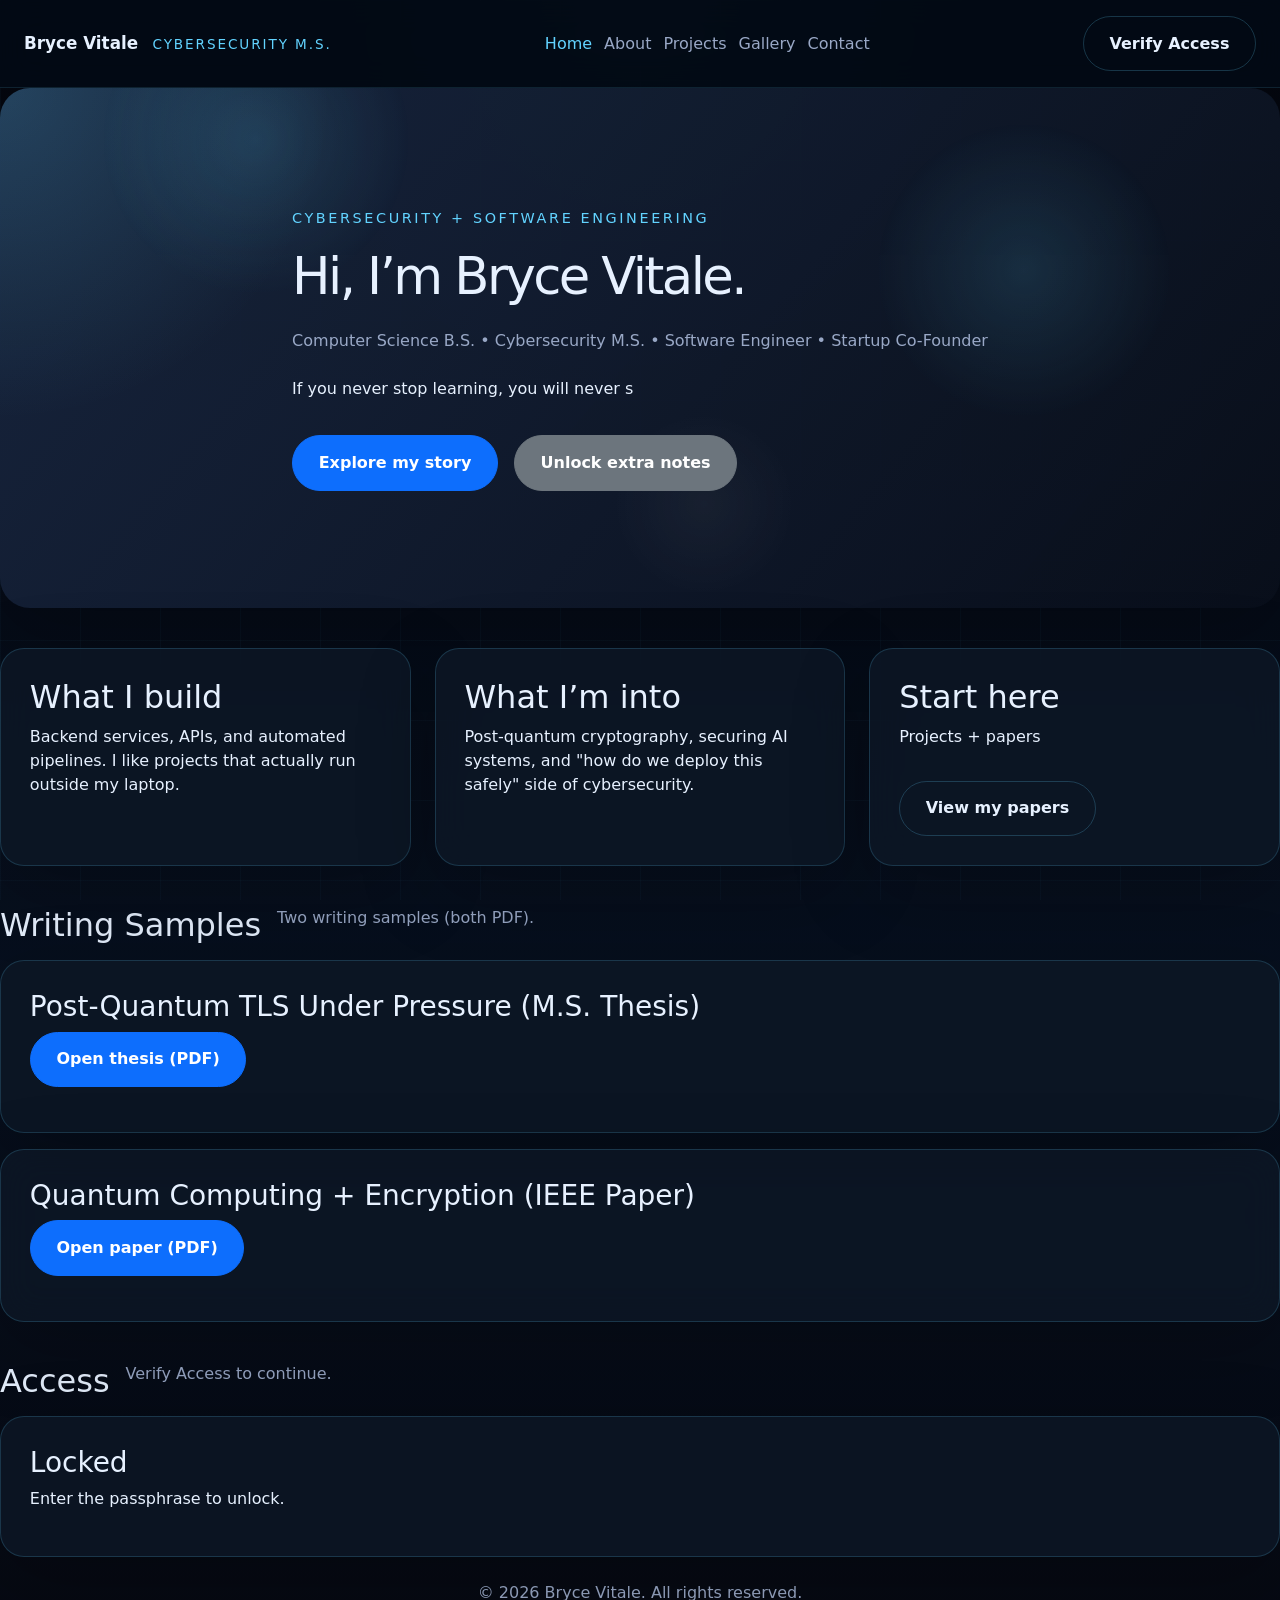
<file: index.html>
<!DOCTYPE html>
<html lang="en">
<head>
  <meta charset="UTF-8" />
  <meta name="viewport" content="width=device-width, initial-scale=1.0" />
  <title>Home | Bryce Vitale</title>
  <meta name="description" content="Home page for Bryce Vitale. Cybersecurity and software engineering." />
  <link href="https://cdn.jsdelivr.net/npm/bootstrap@5.3.0/dist/css/bootstrap.min.css" rel="stylesheet" />
  <link rel="stylesheet" href="style.css" />
</head>
<body>
  <!-- home page -->
  <!-- ** skip link ** -->
  <a class="visually-hidden-focusable skip-link" href="#main-content">Skip to main content</a>
  <div class="page-shell">
    <!-- ** top nav ** -->
    <nav class="topbar">
      <div class="brand-row">
        <a class="brand" href="index.html">Bryce Vitale</a>
        <span class="brand-tag">Cybersecurity M.S.</span>
      </div>
      <ul class="nav-links">
        <li><a class="nav-link" href="index.html">Home</a></li>
        <li><a class="nav-link" href="about.html">About</a></li>
        <li><a class="nav-link" href="projects.html">Projects</a></li>
        <li><a class="nav-link" href="gallery.html">Gallery</a></li>
        <li><a class="nav-link" href="contact.html">Contact</a></li>
      </ul>
      <button class="btn btn-ghost auth-btn" id="authToggle" type="button">Verify Access</button>
    </nav>

    <main id="main-content">
      <!-- ** hero ** -->
      <section class="hero-section">
        <div class="hero-grid"></div>
        <div class="hero-copy">
          <span class="eyebrow">Cybersecurity + Software Engineering</span>
          <h1>Hi, I’m Bryce Vitale.</h1>
          <p class="hero-lead">Computer Science B.S. • Cybersecurity M.S. • Software Engineer • Startup Co-Founder</p>
          <p class="hero-quote" data-typing="If you never stop learning, you will never stop growing."></p>
          <div class="hero-actions">
            <a class="btn btn-primary" href="about.html">Explore my story</a>
            <button class="btn btn-secondary" id="authOpen" type="button">Unlock extra notes</button>
          </div>
        </div>
      </section>

      <!-- ** quick cards ** -->
      <section class="feature-grid">
        <article class="glass-card">
          <h2>What I build</h2>
          <p>Backend services, APIs, and automated pipelines. I like projects that actually run outside my laptop.</p>
        </article>
        <article class="glass-card">
          <h2>What I’m into</h2>
          <p>Post-quantum cryptography, securing AI systems, and "how do we deploy this safely" side of cybersecurity.</p>
        </article>
        <article class="glass-card">
          <h2>Start here</h2>
          <p>Projects + papers </p>
          <a class="btn btn-ghost mt-3" href="#papers">View my papers</a>
        </article>
      </section>

      <!-- ** writing samples ** -->
      <section class="panel" id="papers">
        <div class="panel-header">
          <h2>Writing Samples</h2>
          <p>Two writing samples (both PDF).</p>
        </div>
        <div class="auth-panel">
          <div class="panel-card">
            <h3>Post-Quantum TLS Under Pressure (M.S. Thesis)</h3>
            <p><a class="btn btn-primary" href="papers/Post_Quantum_TLS_Under_Pressure_Thesis.pdf" target="_blank" rel="noopener">Open thesis (PDF)</a></p>
          </div>
          <div class="panel-card">
            <h3>Quantum Computing + Encryption (IEEE Paper)</h3>
            <p><a class="btn btn-primary" href="papers/Quantum_Encryption_Hybrid_Paper.pdf" target="_blank" rel="noopener">Open paper (PDF)</a></p>
          </div>
        </div>
      </section>

      <!-- ** locked section ** -->
      <section class="panel">
        <div class="panel-header">
          <h2>Access</h2>
          <p>Verify Access to continue.</p>
        </div>
        <div class="auth-panel" id="authPanel">
          <div class="panel-card">
            <h3>Locked</h3>
            <p>Enter the passphrase to unlock.</p>
          </div>
        </div>
      </section>
    </main>

    <!-- ** footer ** -->
    <footer class="site-footer">&copy; 2026 Bryce Vitale. All rights reserved.</footer>
  </div>

  <!-- ** verify access modal ** -->
  <div class="modal-overlay hidden" id="authModal" role="dialog" aria-modal="true" aria-labelledby="authModalTitle">
    <div class="modal-card">
      <div class="modal-card-header">
        <h2 id="authModalTitle">Authentication required</h2>
        <p>Enter the passphrase to unlock.</p>
      </div>
      <form id="authForm" class="auth-form">
        <label class="form-label" for="authInput">Passphrase</label>
        <input class="form-control" id="authInput" type="password" autocomplete="current-password" required />
        <div class="modal-actions">
          <button class="btn btn-primary" type="submit">Unlock</button>
          <button class="btn btn-ghost" type="button" id="authClose">Cancel</button>
        </div>
        <p class="hint">Access is stored in this browser.</p>
      </form>
    </div>
  </div>

  <script src="https://cdn.jsdelivr.net/npm/bootstrap@5.3.0/dist/js/bootstrap.bundle.min.js" defer></script>
  <script src="script.js" defer></script>
</body>
</html>
</file>
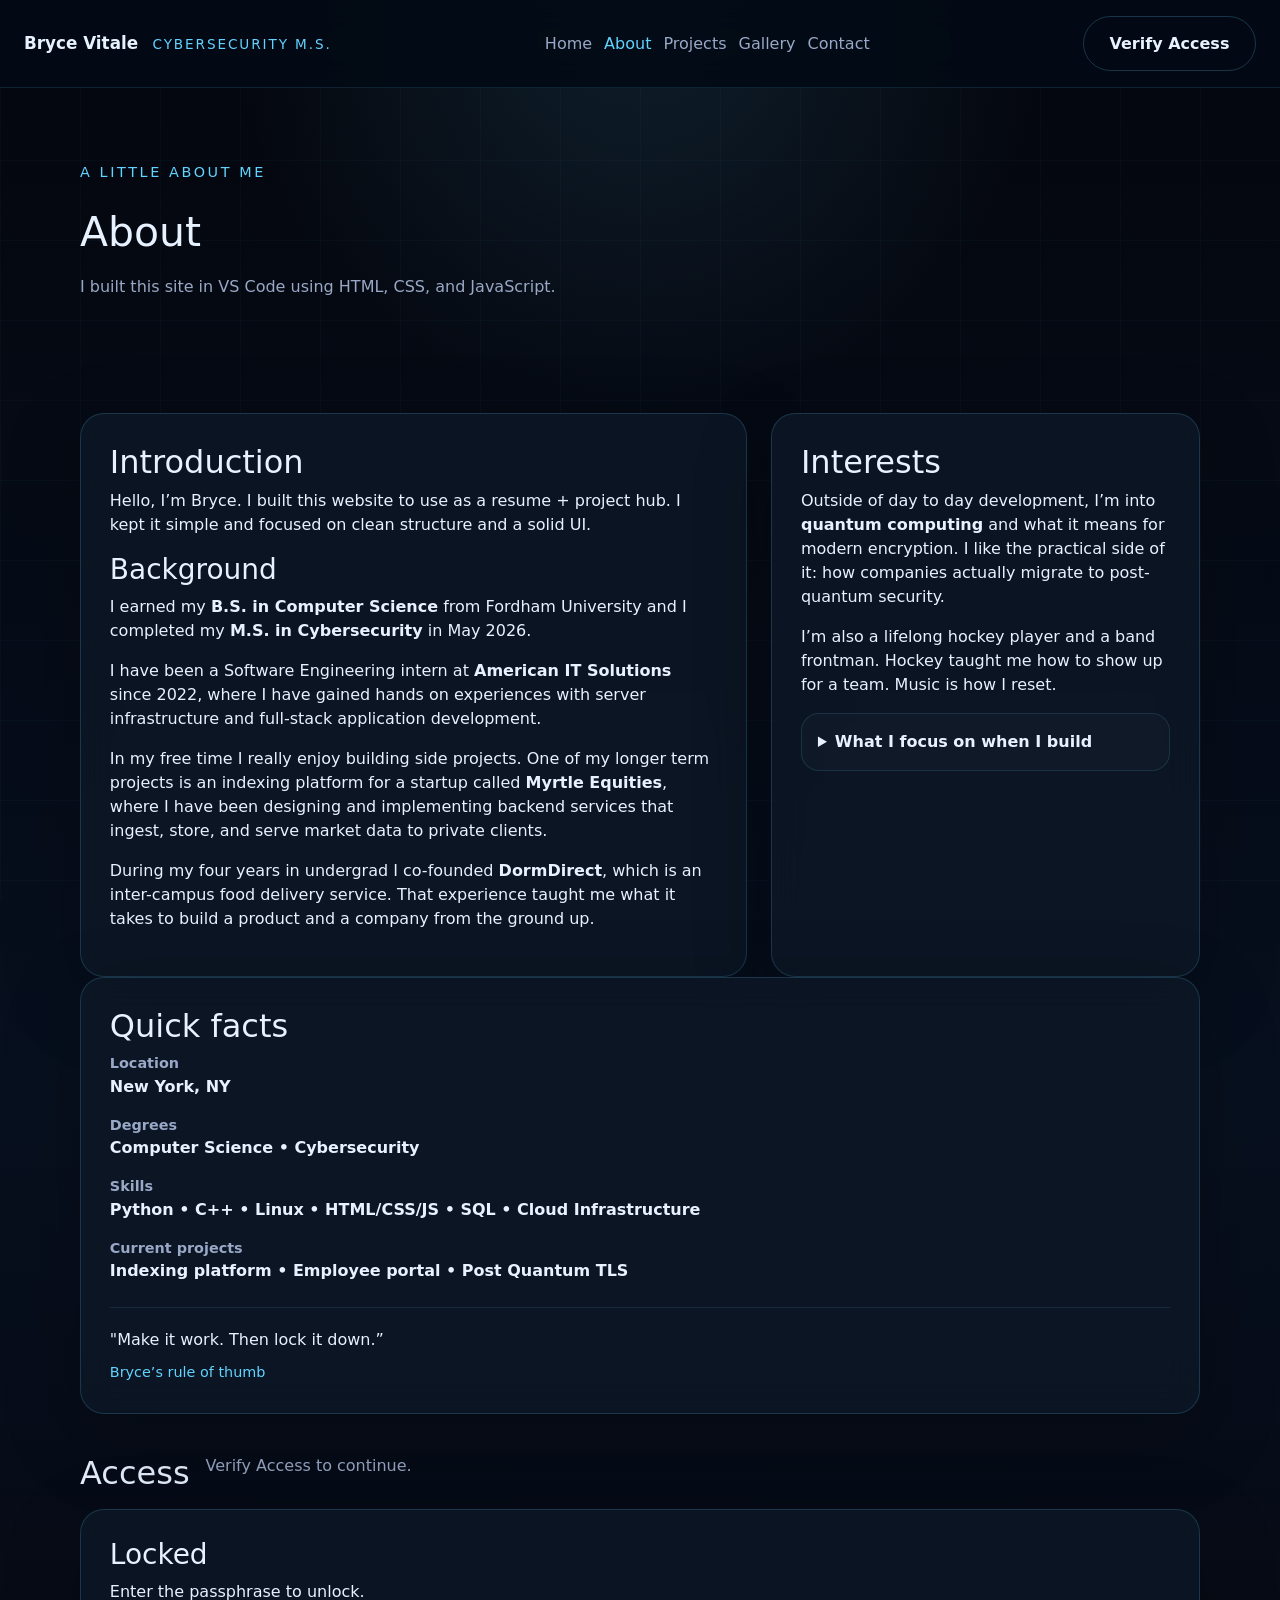
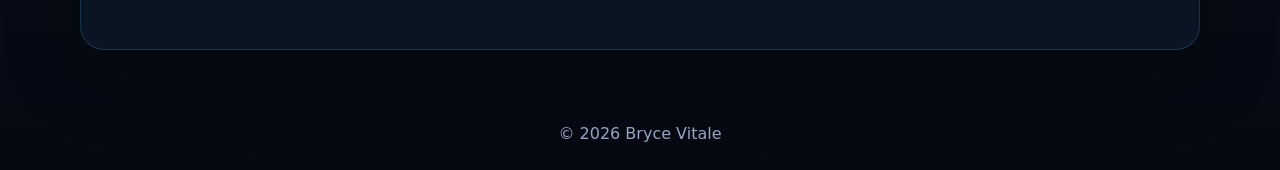
<file: about.html>
<!DOCTYPE html>
<html lang="en">
<head>
  <meta charset="UTF-8" />
  <meta name="viewport" content="width=device-width, initial-scale=1.0" />
  <title>About | Bryce Vitale</title>
  <meta name="description" content="About Bryce Vitale — software engineer focused on cybersecurity, backend systems, and building real products." />
  <link href="https://cdn.jsdelivr.net/npm/bootstrap@5.3.0/dist/css/bootstrap.min.css" rel="stylesheet" />
  <link rel="stylesheet" href="style.css" />
</head>
<body>
  <!-- about page -->
  <!-- ** skip link ** -->
  <a class="visually-hidden-focusable skip-link" href="#main-content">Skip to main content</a>
  <div class="page-shell">
    <!-- ** top nav ** -->
    <nav class="topbar">
      <div class="brand-row">
        <a class="brand" href="index.html">Bryce Vitale</a>
        <span class="brand-tag">Cybersecurity M.S.</span>
      </div>
      <ul class="nav-links">
        <li><a class="nav-link" href="index.html">Home</a></li>
        <li><a class="nav-link active" href="about.html">About</a></li>
        <li><a class="nav-link" href="projects.html">Projects</a></li>
        <li><a class="nav-link" href="gallery.html">Gallery</a></li>
        <li><a class="nav-link" href="contact.html">Contact</a></li>
      </ul>
      <button class="btn btn-ghost auth-btn" id="authToggle" type="button">Verify Access</button>
    </nav>

    <main id="main-content" class="content-shell">
      <!-- ** header ** -->
      <section class="page-header">
        <div>
          <span class="eyebrow">A little about me</span>
          <h1>About</h1>
          <p class="hero-lead">I built this site in VS Code using HTML, CSS, and JavaScript.</p>
        </div>
      </section>

      <!-- ** main content ** -->
      <section class="stacked-grid">
        <article class="panel glass-card">
          <h2>Introduction</h2>
          <p>Hello, I’m Bryce. I built this website to use as a resume + project hub. I kept it simple and focused on clean structure and a solid UI.</p>
          <h3>Background</h3>
          <p>I earned my <strong>B.S. in Computer Science</strong> from Fordham University and I completed my <strong>M.S. in Cybersecurity</strong> in <time datetime="2026-05">May 2026</time>.</p>
          <p>I have been a Software Engineering intern at <strong>American IT Solutions</strong> since 2022, where I have gained hands on experiences with server infrastructure and full-stack application development.</p>
          <p>In my free time I really enjoy building side projects. One of my longer term projects is an indexing platform for a startup called <strong>Myrtle Equities</strong>, where I have been designing and implementing backend services that ingest, store, and serve market data to private clients.</p>
          <p>During my four years in undergrad I co-founded <strong>DormDirect</strong>, which is an inter-campus food delivery service. That experience taught me what it takes to build a product and a company from the ground up.</p>
        </article>

        <article class="panel glass-card">
          <h2>Interests</h2>
          <p>Outside of day to day development, I’m into <strong>quantum computing</strong> and what it means for modern encryption. I like the practical side of it: how companies actually migrate to post-quantum security.</p>
          <p>I’m also a lifelong hockey player and a band frontman. Hockey taught me how to show up for a team. Music is how I reset.</p>
          <details class="details-panel">
            <summary>What I focus on when I build</summary>
            <ul>
              <li><strong>Semantic HTML</strong> and clean easy-to-follow code structure.</li>
              <li><strong>Performance</strong>: fast loads, minimal bloat, responsive layouts.</li>
              <li><strong>Security</strong>: least privilege and secure data handling.</li>
              <li><strong>Real deployment</strong>: projects should run outside my local development environment.</li>
            </ul>
          </details>
        </article>
      </section>

      <!-- ** quick facts ** -->
      <aside class="info-panel glass-card">
        <div>
          <h2>Quick facts</h2>
          <dl>
            <div>
              <dt>Location</dt>
              <dd>New York, NY</dd>
            </div>
            <div>
              <dt>Degrees</dt>
              <dd>Computer Science • Cybersecurity</dd>
            </div>
            <div>
              <dt>Skills</dt>
              <dd>Python • C++ • Linux • HTML/CSS/JS • SQL • Cloud Infrastructure</dd>
            </div>
            <div>
              <dt>Current projects</dt>
              <dd>Indexing platform • Employee portal • Post Quantum TLS</dd>
            </div>
          </dl>
        </div>
        <div class="quote-block">
          <p>"Make it work. Then lock it down.”</p>
          <span>Bryce’s rule of thumb</span>
        </div>
      </aside>

      <!-- ** locked section ** -->
      <section class="panel">
        <div class="panel-header">
          <h2>Access</h2>
          <p>Verify Access to continue.</p>
        </div>
        <div class="auth-panel" id="authPanel">
          <div class="panel-card">
            <h3>Locked</h3>
            <p>Enter the passphrase to unlock.</p>
          </div>
        </div>
      </section>
    </main>

    <!-- ** footer ** -->
    <footer class="site-footer">&copy; 2026 Bryce Vitale</footer>
  </div>

  <!-- ** verify access modal ** -->
  <div class="modal-overlay hidden" id="authModal" role="dialog" aria-modal="true" aria-labelledby="authModalTitle">
    <div class="modal-card">
      <div class="modal-card-header">
        <h2 id="authModalTitle">Authentication required</h2>
        <p>Enter the passphrase to unlock.</p>
      </div>
      <form id="authForm" class="auth-form">
        <label class="form-label" for="authInput">Passphrase</label>
        <input class="form-control" id="authInput" type="password" autocomplete="current-password" required />
        <div class="modal-actions">
          <button class="btn btn-primary" type="submit">Unlock</button>
          <button class="btn btn-ghost" type="button" id="authClose">Cancel</button>
        </div>
        <p class="hint">Access is stored in this browser.</p>
      </form>
    </div>
  </div>

  <script src="https://cdn.jsdelivr.net/npm/bootstrap@5.3.0/dist/js/bootstrap.bundle.min.js" defer></script>
  <script src="script.js" defer></script>
</body>
</html>
</file>
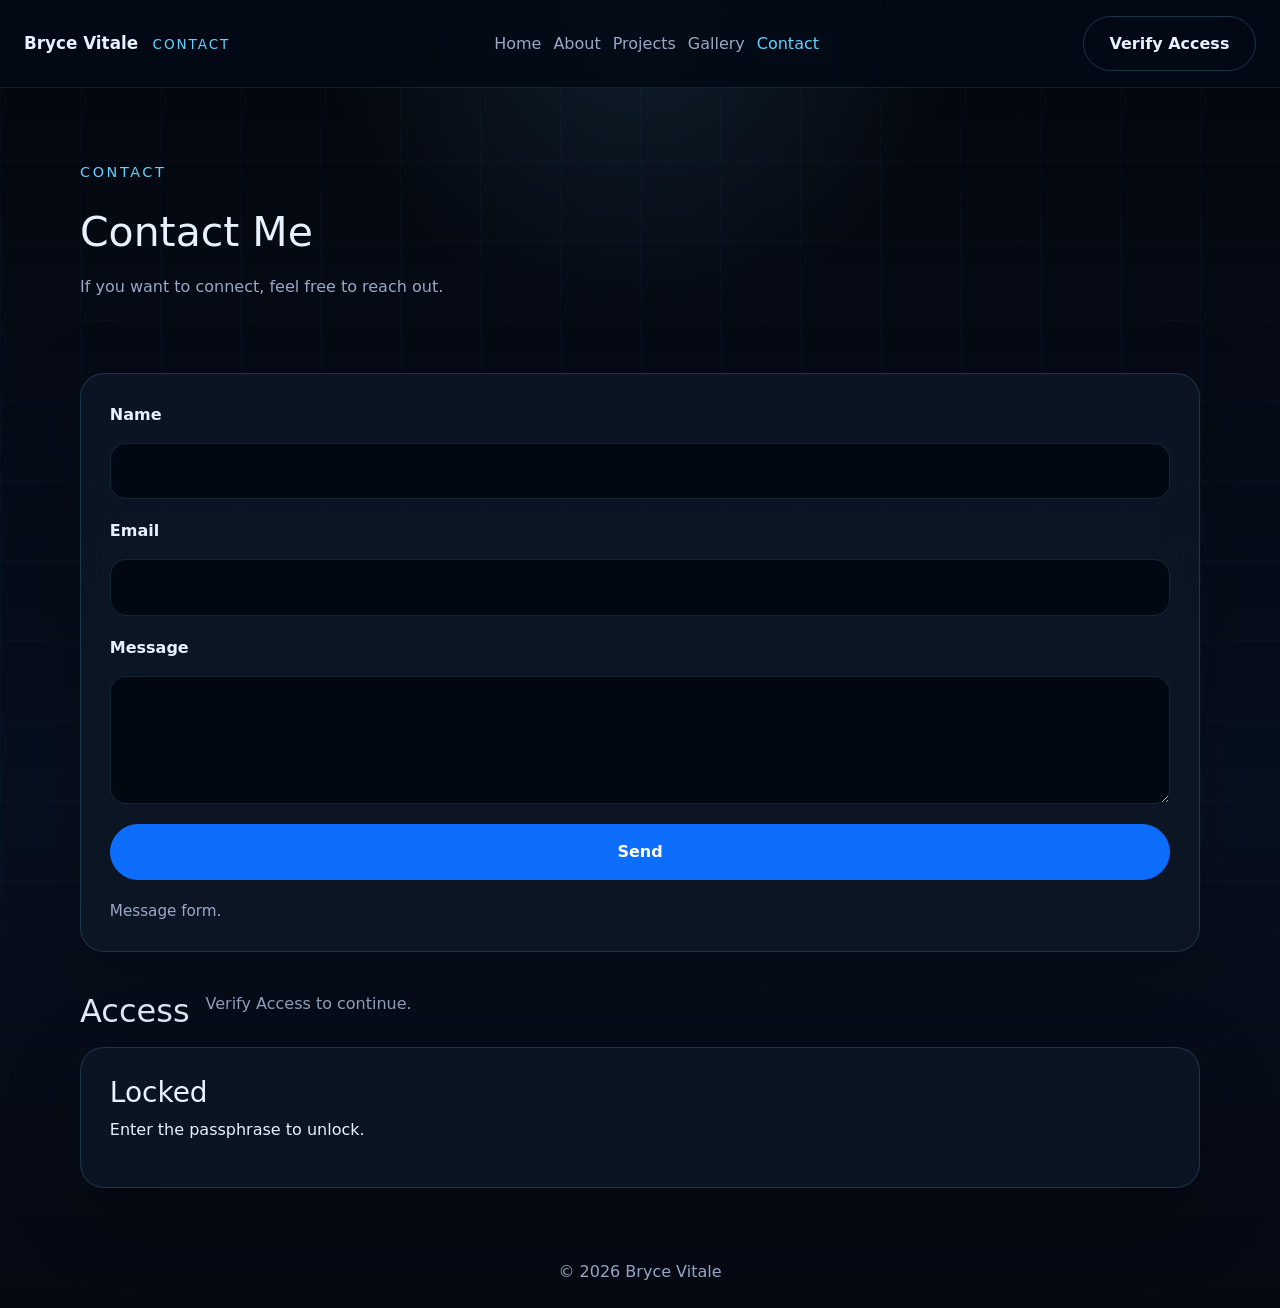
<file: contact.html>
<!DOCTYPE html>
<html lang="en">
<head>
  <meta charset="UTF-8" />
  <meta name="viewport" content="width=device-width, initial-scale=1.0" />
  <title>Contact | Bryce Vitale</title>
  <meta name="description" content="Contact page for Bryce Vitale with a secure and modern form experience." />
  <link href="https://cdn.jsdelivr.net/npm/bootstrap@5.3.0/dist/css/bootstrap.min.css" rel="stylesheet" />
  <link rel="stylesheet" href="style.css" />
</head>
<body>
  <!-- contact page -->
  <!-- ** skip link ** -->
  <a class="visually-hidden-focusable skip-link" href="#main-content">Skip to main content</a>
  <div class="page-shell">
    <!-- ** top nav ** -->
    <nav class="topbar">
      <div class="brand-row">
        <a class="brand" href="index.html">Bryce Vitale</a>
        <span class="brand-tag">Contact</span>
      </div>
      <ul class="nav-links">
        <li><a class="nav-link" href="index.html">Home</a></li>
        <li><a class="nav-link" href="about.html">About</a></li>
        <li><a class="nav-link" href="projects.html">Projects</a></li>
        <li><a class="nav-link" href="gallery.html">Gallery</a></li>
        <li><a class="nav-link active" href="contact.html">Contact</a></li>
      </ul>
      <button class="btn btn-ghost auth-btn" id="authToggle" type="button">Verify Access</button>
    </nav>

    <main id="main-content" class="content-shell">
      <!-- ** header ** -->
      <section class="page-header">
        <span class="eyebrow">Contact</span>
        <h1>Contact Me</h1>
        <p class="hero-lead">If you want to connect, feel free to reach out.</p>
      </section>

      <!-- ** contact form ** -->
      <section class="panel contact-panel">
        <form id="contactForm" class="contact-form">
          <div class="form-row">
            <label class="form-label" for="name">Name</label>
            <input class="form-control" type="text" id="name" required />
          </div>
          <div class="form-row">
            <label class="form-label" for="email">Email</label>
            <input class="form-control" type="email" id="email" required />
          </div>
          <div class="form-row">
            <label class="form-label" for="message">Message</label>
            <textarea class="form-control" id="message" rows="4" required></textarea>
          </div>
          <button class="btn btn-primary" type="submit">Send</button>
          <div class="form-note">Message form.</div>
        </form>
      </section>

      <!-- ** locked section ** -->
      <section class="panel">
        <div class="panel-header">
          <h2>Access</h2>
          <p>Verify Access to continue.</p>
        </div>
        <div class="auth-panel" id="authPanel">
          <div class="panel-card">
            <h3>Locked</h3>
            <p>Enter the passphrase to unlock.</p>
          </div>
        </div>
      </section>
    </main>

    <!-- ** footer ** -->
    <footer class="site-footer">&copy; 2026 Bryce Vitale</footer>
  </div>

  <!-- ** verify access modal ** -->
  <div class="modal-overlay hidden" id="authModal" role="dialog" aria-modal="true" aria-labelledby="authModalTitle">
    <div class="modal-card">
      <div class="modal-card-header">
        <h2 id="authModalTitle">Authentication required</h2>
        <p>Enter the passphrase to unlock.</p>
      </div>
      <form id="authForm" class="auth-form">
        <label class="form-label" for="authInput">Passphrase</label>
        <input class="form-control" id="authInput" type="password" autocomplete="current-password" required />
        <div class="modal-actions">
          <button class="btn btn-primary" type="submit">Unlock</button>
          <button class="btn btn-ghost" type="button" id="authClose">Cancel</button>
        </div>
        <p class="hint">Access is stored in this browser.</p>
      </form>
    </div>
  </div>

  <script src="https://cdn.jsdelivr.net/npm/bootstrap@5.3.0/dist/js/bootstrap.bundle.min.js" defer></script>
  <script src="script.js" defer></script>
</body>
</html>
</file>
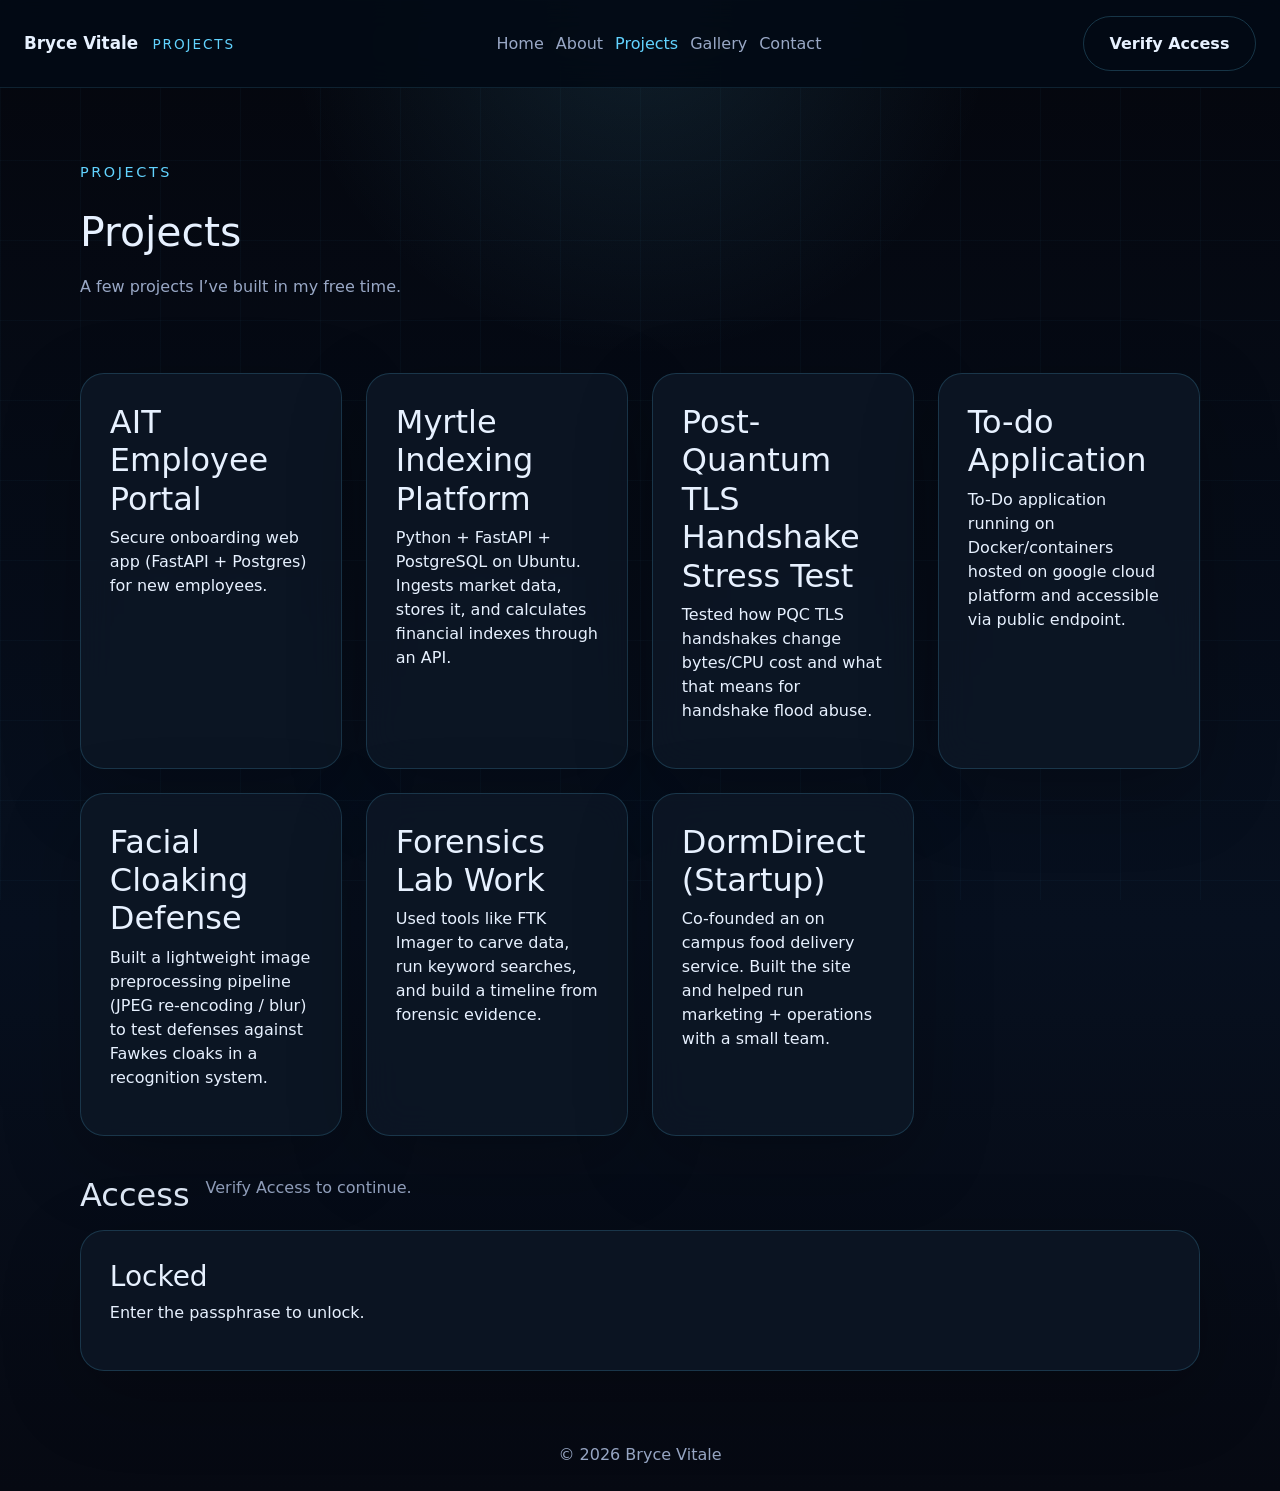
<file: projects.html>
<!DOCTYPE html>
<html lang="en">
<head>
  <meta charset="UTF-8" />
  <meta name="viewport" content="width=device-width, initial-scale=1.0" />
  <title>Projects | Bryce Vitale</title>
  <meta name="description" content="Projects by Bryce Vitale, showcasing cybersecurity and software engineering work." />
  <link href="https://cdn.jsdelivr.net/npm/bootstrap@5.3.0/dist/css/bootstrap.min.css" rel="stylesheet" />
  <link rel="stylesheet" href="style.css" />
</head>

<body>
  <!-- projects page -->
  <a class="visually-hidden-focusable skip-link" href="#main-content">Skip to main content</a>

  <div class="page-shell">

    <!-- ** top nav ** -->
    <nav class="topbar">
      <div class="brand-row">
        <a class="brand" href="index.html">Bryce Vitale</a>
        <span class="brand-tag">Projects</span>
      </div>

      <ul class="nav-links">
        <li><a class="nav-link" href="index.html">Home</a></li>
        <li><a class="nav-link" href="about.html">About</a></li>
        <li><a class="nav-link active" href="projects.html">Projects</a></li>
        <li><a class="nav-link" href="gallery.html">Gallery</a></li>
        <li><a class="nav-link" href="contact.html">Contact</a></li>
      </ul>

      <button class="btn btn-ghost auth-btn" id="authToggle" type="button">Verify Access</button>
    </nav>

    <main id="main-content" class="content-shell">

      <!-- ** header ** -->
      <section class="page-header">
        <span class="eyebrow">Projects</span>
        <h1>Projects</h1>
        <p class="hero-lead">A few projects I’ve built in my free time.</p>
      </section>

      <!-- ** project cards ** -->
      <section class="project-grid">
        <article class="project-card">
          <h2>AIT Employee Portal</h2>
          <p>Secure onboarding web app (FastAPI + Postgres) for new employees.</p>
        </article>

        <article class="project-card">
          <h2>Myrtle Indexing Platform</h2>
          <p>Python + FastAPI + PostgreSQL on Ubuntu. Ingests market data, stores it, and calculates financial indexes through an API.</p>
        </article>

        <article class="project-card">
          <h2>Post-Quantum TLS Handshake Stress Test</h2>
          <p>Tested how PQC TLS handshakes change bytes/CPU cost and what that means for handshake flood abuse.</p>
        </article>

        <article class="project-card">
          <h2>To-do Application</h2>
          <p>To-Do application running on Docker/containers hosted on google cloud platform and accessible via public endpoint.</p>
        </article>

        <article class="project-card">
          <h2>Facial Cloaking Defense</h2>
          <p>Built a lightweight image preprocessing pipeline (JPEG re-encoding / blur) to test defenses against Fawkes cloaks in a recognition system.</p>
        </article>

        <article class="project-card">
          <h2>Forensics Lab Work</h2>
          <p>Used tools like FTK Imager to carve data, run keyword searches, and build a timeline from forensic evidence.</p>
        </article>

        <article class="project-card">
          <h2>DormDirect (Startup)</h2>
          <p>Co-founded an on campus food delivery service. Built the site and helped run marketing + operations with a small team.</p>
        </article>
      </section>

      <!-- ** locked section ** -->
      <section class="panel">
        <div class="panel-header">
          <h2>Access</h2>
          <p>Verify Access to continue.</p>
        </div>

        <div class="auth-panel" id="authPanel">
          <div class="panel-card">
            <h3>Locked</h3>
            <p>Enter the passphrase to unlock.</p>
          </div>
        </div>
      </section>

    </main>

    <footer class="site-footer">&copy; 2026 Bryce Vitale</footer>
  </div>

  <!-- ** verify access modal ** -->
  <div class="modal-overlay hidden" id="authModal" role="dialog" aria-modal="true" aria-labelledby="authModalTitle">
    <div class="modal-card">
      <div class="modal-card-header">
        <h2 id="authModalTitle">Authentication required</h2>
        <p>Enter the passphrase to unlock.</p>
      </div>

      <form id="authForm" class="auth-form">
        <label class="form-label" for="authInput">Passphrase</label>
        <input class="form-control" id="authInput" type="password" autocomplete="current-password" required />

        <div class="modal-actions">
          <button class="btn btn-primary" type="submit">Unlock</button>
          <button class="btn btn-ghost" type="button" id="authClose">Cancel</button>
        </div>

        <p class="hint">Access is stored in this browser.</p>
      </form>
    </div>
  </div>

  <script src="https://cdn.jsdelivr.net/npm/bootstrap@5.3.0/dist/js/bootstrap.bundle.min.js" defer></script>
  <script src="script.js" defer></script>
</body>
</html>
</file>
<file: style.css>
:root {
  color-scheme: dark;
  --bg: #060712;
  --surface: rgba(13, 22, 36, 0.92);
  --surface-soft: rgba(18, 30, 50, 0.94);
  --surface-strong: rgba(15, 23, 40, 0.98);
  --text: #e7f1ff;
  --muted: #99a8c6;
  --accent: #62d3ff;
  --accent-dark: #2cb5ff;
  --border: rgba(98, 211, 255, 0.18);
  --shadow: 0 24px 80px rgba(0, 0, 0, 0.24);
}

* {
  box-sizing: border-box;
}

html {
  scroll-behavior: smooth;
}

body {
  margin: 0;
  min-height: 100vh;
  font-family: Inter, ui-sans-serif, system-ui, -apple-system, BlinkMacSystemFont, "Segoe UI", sans-serif;
  background: radial-gradient(circle at top, rgba(98, 211, 255, 0.12), transparent 22%), linear-gradient(180deg, #04060d 0%, #07101f 62%, #060912 100%);
  color: var(--text);
}

body::before {
  content: "";
  position: fixed;
  inset: 0;
  background-image: linear-gradient(90deg, rgba(98, 211, 255, 0.03) 1px, transparent 1px), linear-gradient(180deg, rgba(98, 211, 255, 0.03) 1px, transparent 1px);
  background-size: 80px 80px;
  pointer-events: none;
  z-index: 0;
}

.skip-link {
  position: absolute;
  left: 1rem;
  top: 1rem;
  padding: 0.75rem 1rem;
  background: rgba(0, 0, 0, 0.84);
  color: var(--text);
  border-radius: 999px;
  z-index: 20;
  transform: translateY(-120%);
  transition: transform 0.2s ease;
}

.skip-link:focus {
  transform: translateY(0);
}

.page-shell {
  position: relative;
  z-index: 1;
  min-height: 100vh;
  display: flex;
  flex-direction: column;
}

.topbar {
  display: flex;
  align-items: center;
  justify-content: space-between;
  gap: 1rem;
  padding: 1rem 1.5rem;
  background: rgba(3, 10, 21, 0.92);
  border-bottom: 1px solid rgba(98, 211, 255, 0.12);
  backdrop-filter: blur(16px);
  position: sticky;
  top: 0;
  z-index: 10;
}

.brand-row {
  display: flex;
  align-items: center;
  gap: 0.9rem;
}

.brand {
  color: var(--text);
  font-size: 1.05rem;
  font-weight: 700;
  text-decoration: none;
}

.brand-tag {
  color: var(--accent);
  font-size: 0.85rem;
  letter-spacing: 0.14em;
  text-transform: uppercase;
}

.nav-links {
  display: flex;
  flex-wrap: wrap;
  gap: 0.75rem;
  list-style: none;
  margin: 0;
  padding: 0;
}

.nav-link {
  color: var(--muted);
  text-decoration: none;
  font-weight: 500;
  transition: color 0.2s ease;
}

.nav-link:hover,
.nav-link.active {
  color: var(--accent);
}

.auth-btn {
  border: 1px solid rgba(98, 211, 255, 0.18);
  color: var(--text);
}

.content-shell {
  width: min(1120px, calc(100% - 3rem));
  margin: 0 auto;
  padding: 2rem 0 3rem;
}

.hero-section {
  min-height: 520px;
  display: grid;
  place-items: center;
  padding: 3rem 1.5rem;
  position: relative;
  overflow: hidden;
  border-radius: 30px;
  background: radial-gradient(circle at top left, rgba(98, 211, 255, 0.18), transparent 24%), linear-gradient(130deg, rgba(24, 38, 63, 0.95), rgba(9, 15, 27, 0.96));
  box-shadow: var(--shadow);
}

.hero-grid {
  position: absolute;
  inset: 0;
  background-image: radial-gradient(circle at 20% 10%, rgba(98, 211, 255, 0.18), transparent 14%), radial-gradient(circle at 80% 35%, rgba(98, 211, 255, 0.16), transparent 14%), radial-gradient(circle at 55% 80%, rgba(255, 255, 255, 0.05), transparent 12%);
  opacity: 0.8;
  pointer-events: none;
}

.hero-copy {
  position: relative;
  z-index: 1;
  max-width: 760px;
  text-align: left;
}

.eyebrow {
  display: inline-block;
  margin-bottom: 1rem;
  font-size: 0.9rem;
  letter-spacing: 0.18em;
  text-transform: uppercase;
  color: var(--accent);
}

.hero-copy h1 {
  font-size: clamp(2.5rem, 4vw, 4.5rem);
  margin: 0;
  letter-spacing: -0.05em;
}

.hero-lead,
.hero-quote {
  max-width: 760px;
  margin-top: 1.25rem;
  line-height: 1.75;
  color: var(--muted);
}

.hero-quote {
  color: var(--text);
  font-weight: 500;
}

.hero-actions {
  margin-top: 2rem;
  display: flex;
  flex-wrap: wrap;
  gap: 1rem;
}

.btn {
  border-radius: 999px;
  padding: 0.92rem 1.6rem;
  font-weight: 600;
}

.btn-ghost {
  background: transparent;
  border: 1px solid rgba(98, 211, 255, 0.22);
  color: var(--text);
}

.feature-grid,
.project-grid,
.gallery-grid,
.stacked-grid {
  display: grid;
  gap: 1.5rem;
  margin-top: 2.5rem;
}

.feature-grid {
  grid-template-columns: repeat(auto-fit, minmax(240px, 1fr));
}

.project-grid {
  grid-template-columns: repeat(auto-fit, minmax(260px, 1fr));
}

.gallery-grid {
  grid-template-columns: repeat(auto-fit, minmax(240px, 1fr));
}

.stacked-grid {
  grid-template-columns: 1.4fr 0.9fr;
}

.glass-card,
.panel-card,
.project-card,
.info-panel,
.contact-panel {
  background: var(--surface);
  border: 1px solid var(--border);
  border-radius: 24px;
  box-shadow: var(--shadow);
  padding: 1.8rem;
  backdrop-filter: blur(18px);
}

.glass-card:hover,
.project-card:hover,
.info-panel:hover,
.contact-panel:hover {
  border-color: rgba(98, 211, 255, 0.34);
}

.glass-card h2,
.project-card h2,
.panel-header h2,
.page-header h1 {
  margin-top: 0;
}

.project-card {
  transition: transform 0.25s ease, box-shadow 0.25s ease;
}

.project-card:hover {
  transform: translateY(-8px);
}

.gallery-item {
  position: relative;
  overflow: hidden;
  border-radius: 24px;
}

.gallery-item img {
  width: 100%;
  display: block;
  transition: transform 0.35s ease;
}

.gallery-item:hover img {
  transform: scale(1.05);
}

.gallery-item figcaption {
  position: absolute;
  left: 0;
  right: 0;
  bottom: 0;
  padding: 1rem;
  background: linear-gradient(180deg, transparent, rgba(3, 8, 17, 0.9));
  color: var(--text);
  font-size: 0.95rem;
}

.panel {
  margin-top: 2.5rem;
}

.panel-header {
  display: flex;
  align-items: flex-start;
  gap: 1rem;
  margin-bottom: 1rem;
}

.panel-header h2 {
  margin: 0;
}

.panel-header p {
  margin: 0;
  color: var(--muted);
}

.auth-panel {
  display: grid;
  gap: 1rem;
}

.panel-card h3 {
  margin-top: 0;
}

.info-panel dl {
  display: grid;
  gap: 1rem;
  margin: 0 0 1.5rem;
}

.info-panel dt {
  color: var(--muted);
  font-size: 0.9rem;
}

.info-panel dd {
  margin: 0;
  font-weight: 600;
}

.quote-block {
  border-top: 1px solid rgba(98, 211, 255, 0.12);
  padding-top: 1.25rem;
  margin-top: 1.5rem;
}

.quote-block p {
  margin: 0 0 0.5rem;
}

.quote-block span {
  color: var(--accent);
  font-size: 0.9rem;
}

.details-panel {
  margin-top: 1rem;
  border: 1px solid rgba(98, 211, 255, 0.14);
  border-radius: 18px;
  padding: 1rem;
  background: rgba(255, 255, 255, 0.02);
}

.details-panel summary {
  font-weight: 600;
  cursor: pointer;
}

.details-panel ul {
  margin: 0.75rem 0 0;
  padding-left: 1.25rem;
  color: var(--muted);
}

.page-header {
  padding: 2.5rem 0 1rem;
}

.page-header h1 {
  margin: 0.5rem 0 0;
  font-size: clamp(2.2rem, 3.2vw, 3.6rem);
}

.page-header .hero-lead {
  margin-top: 1rem;
  color: var(--muted);
}

.contact-form {
  display: grid;
  gap: 1.25rem;
}

.form-row {
  display: grid;
  gap: 0.5rem;
}

.form-label {
  font-weight: 600;
  color: var(--text);
}

.form-control {
  border-radius: 16px;
  border: 1px solid rgba(98, 211, 255, 0.15);
  background: rgba(2, 8, 18, 0.95);
  color: var(--text);
  padding: 0.95rem 1rem;
}

.form-control:focus {
  outline: none;
  border-color: var(--accent);
  box-shadow: 0 0 0 3px rgba(98, 211, 255, 0.14);
}

.form-note {
  color: var(--muted);
  font-size: 0.95rem;
}

.site-footer {
  margin-top: auto;
  padding: 1.5rem 0;
  text-align: center;
  color: var(--muted);
}

.modal-overlay {
  position: fixed;
  inset: 0;
  background: rgba(1, 5, 13, 0.88);
  display: grid;
  place-items: center;
  padding: 1.5rem;
  z-index: 50;
}

.modal-card {
  width: min(520px, 100%);
  border-radius: 28px;
  background: rgba(9, 16, 30, 0.96);
  border: 1px solid rgba(98, 211, 255, 0.14);
  box-shadow: var(--shadow);
  padding: 2rem;
}

.modal-card-header h2 {
  margin: 0 0 0.5rem;
}

.modal-card-header p {
  margin: 0;
  color: var(--muted);
}

.auth-form {
  display: grid;
  gap: 1rem;
  margin-top: 1.5rem;
}

.modal-actions {
  display: flex;
  gap: 1rem;
  flex-wrap: wrap;
}

.hint {
  margin: 0;
  color: var(--muted);
  font-size: 0.95rem;
}

.hidden {
  display: none !important;
}

.input-error {
  border-color: #ff6f6f !important;
  animation: shake 0.25s ease;
}

@keyframes shake {
  0%, 100% { transform: translateX(0); }
  25% { transform: translateX(-6px); }
  75% { transform: translateX(6px); }
}

@media (max-width: 860px) {
  .topbar {
    flex-direction: column;
    align-items: stretch;
  }
  .nav-links {
    justify-content: center;
  }
  .stacked-grid {
    grid-template-columns: 1fr;
  }
}

@media (max-width: 620px) {
  .hero-section {
    padding: 2rem 1rem;
  }
  .hero-actions {
    flex-direction: column;
    align-items: stretch;
  }
}
</file>
